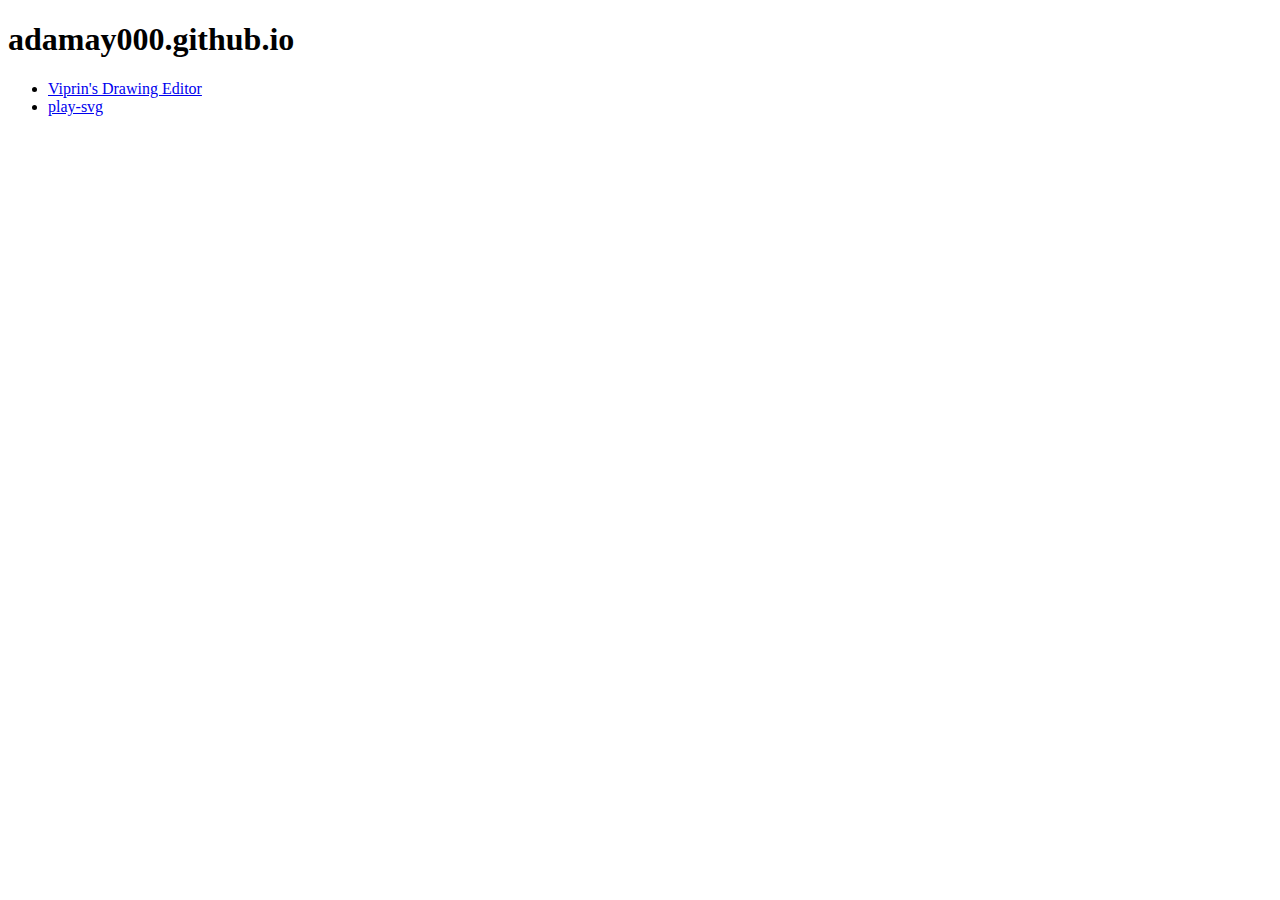
<file: index.html>
<!DOCTYPE html>
<html>
  <head>
    <title>adamay000.github.io</title>
  </head>
  <body>
    <h1>adamay000.github.io</h1>
    <ul>
      <li><a href="./vde">Viprin's Drawing Editor</a>
      <li><a href="./play-svg">play-svg</a>
    </ul>
  </body>
</html>
</file>
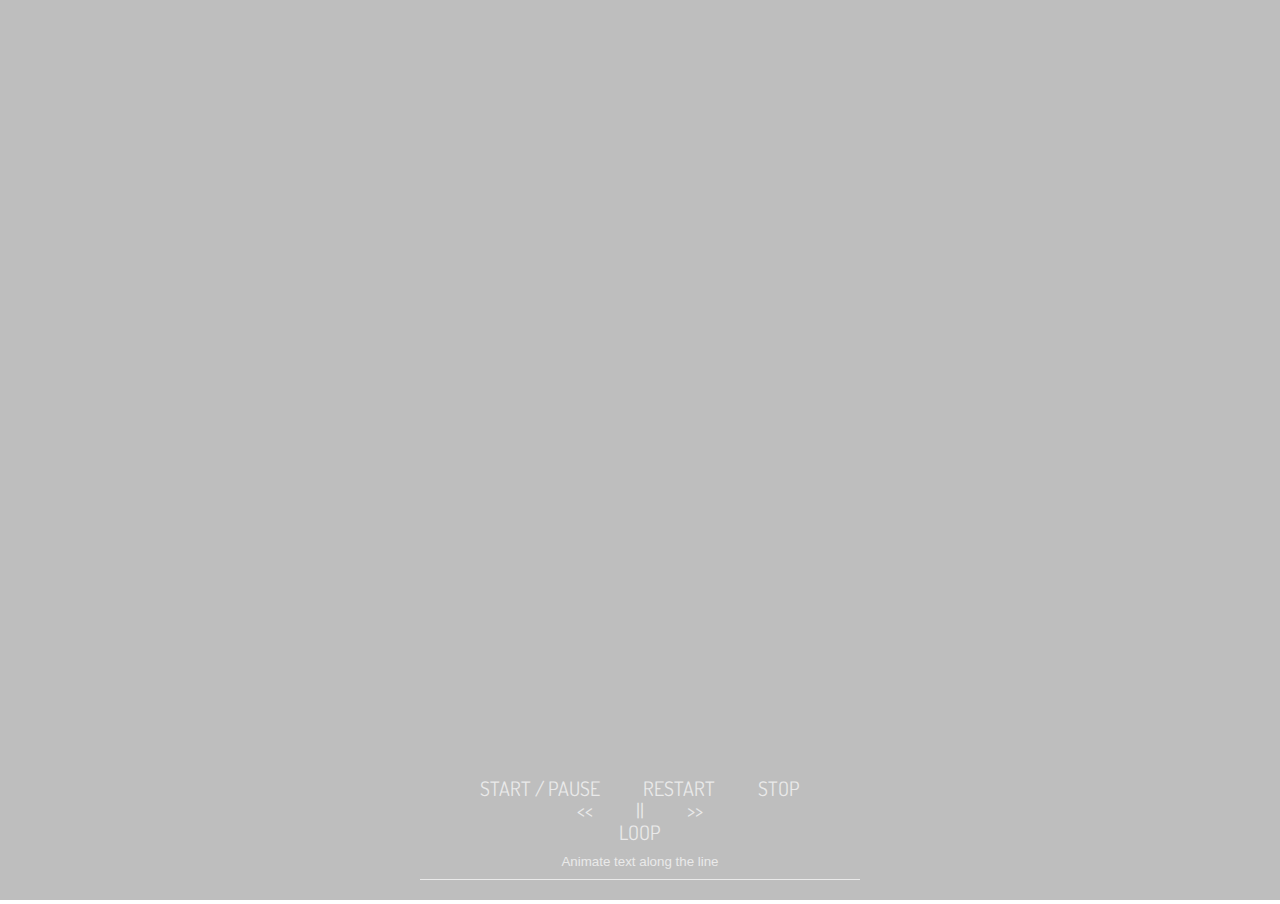
<file: play-svg/index.html>
<!DOCTYPE html>
<html>
<head lang="en">
  <meta charset="UTF-8">
  <title>gulp-template</title>
  <link href='https://fonts.googleapis.com/css?family=Dosis' rel='stylesheet' type='text/css'>
  <link rel="stylesheet" href="./css/main.css">
</head>
<body>

<svg id="svg" xmlns="http://www.w3.org/2000/svg"></svg>

<div class="button">
  <a href="#" id="button-start-pause">START / PAUSE</a>
  <!--<a href="#" id="button-start">START</a>-->
  <!--<a href="#" id="button-pause">PAUSE</a>-->
  <a href="#" id="button-restart">RESTART</a>
  <a href="#" id="button-stop">STOP</a>
  <br>
  <a href="#" id="button-slower">&lt;&lt;</a>
  <a href="#" id="button-normal">||</a>
  <a href="#" id="button-faster">&gt;&gt;</a>
  <br>
  <a href="#" id="button-loop">LOOP</a>
  <br>
  <input type="text" value="Animate text along the line" id="input">
</div>

<script src="./js/main.js"></script>

</body>
</html>
</file>
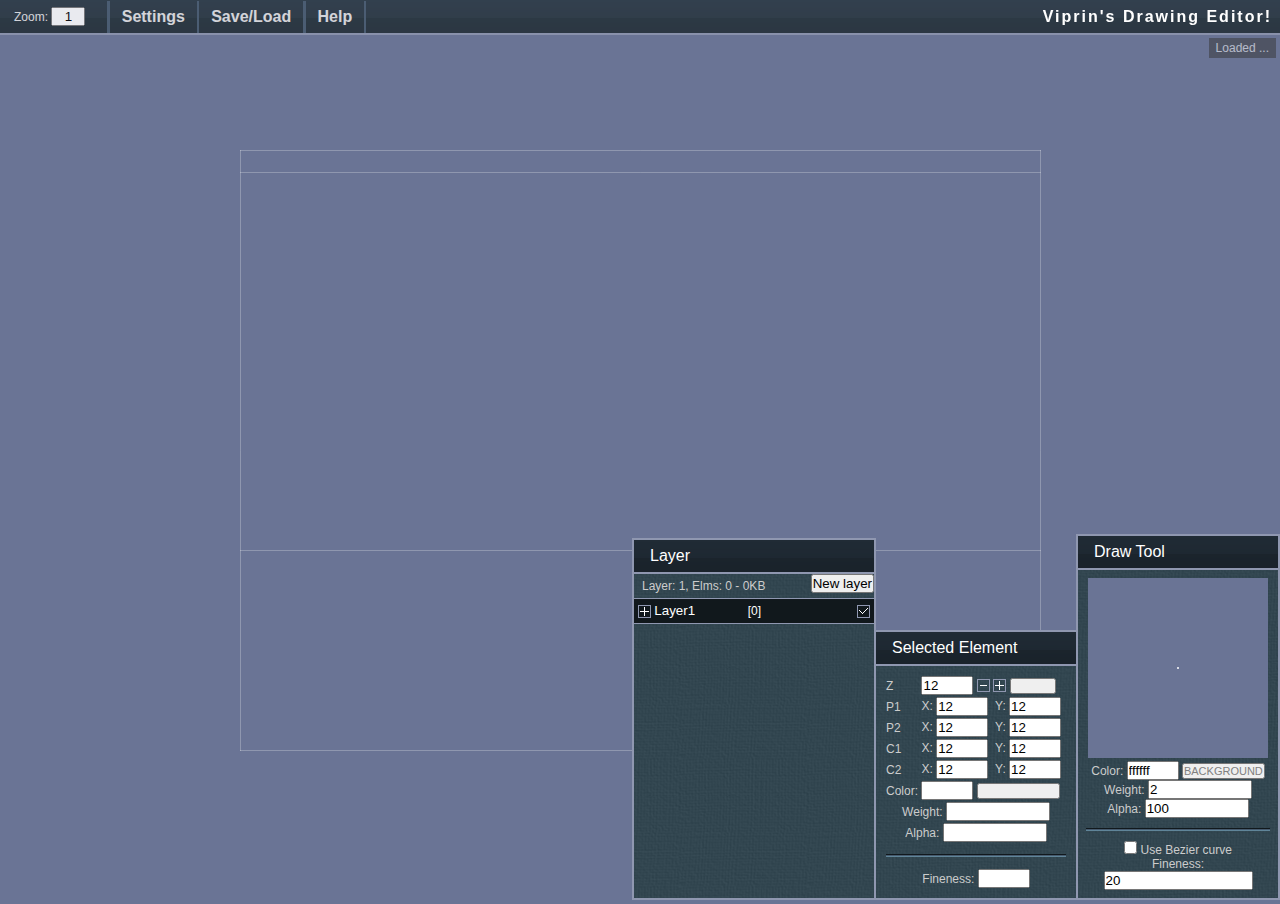
<file: vde/index.html>
<!DOCTYPE html>
<html dir="ltr" lang="ja">
<head>
	<meta charset="utf-8" />
	<title>Viprin's Drawing Editor!</title>
	<link rel="stylesheet" type="text/css" media="screen,projection" href="./common.css" />
	<link rel="stylesheet" href="./colorpicker.css" type="text/css" />
	<script type="text/javascript" src="./jquery.js"></script>
	<script type="text/javascript" src="./jquery.center.js"></script>
	<script type="text/javascript" src="./processing.js"></script>
	<script type="text/javascript" src="./jquery-ui.js"></script>
	<script type="text/javascript" src="./yui-min.js"></script>
	<script type="text/javascript" src="./slider.js"></script>
	<script type="text/javascript" src="./colorpicker.js"></script>
	<script type="text/javascript" src="./draw.js"></script>
</head>
<body>

<header>
	<h1>Viprin's Drawing Editor!</h1>
	<p>Viprin's Drawing Editor is a tool which makes it a bit easier to draw something without editing XML directly.</p>
	<menu type="toolbar">
		<li class="yui3-skin-sam">
			<label for="zoom">Zoom:</label>
			<input id="zoom" value="1.0" name="zoom" size="3" />
			<span class="zoom"></span>
		</li>
		<li>
			<h1>Settings</h1>
			<ul>
				<li id="menuBackground">Background properties</li>
				<li class="group">
					<ul>
						<li>Selectors</li>
						<li id="start" class="on">Show "start cross" [S]</li>
						<li id="middle" class="on">Show "middle cross" [M]</li>
						<li id="end" class="on">Show "end cross" [E]</li>
						<li id="bezier1" class="on">Show "bezier1"</li>
						<li id="bezier2" class="on">Show "bezier2"</li>
					</ul>
				</li>
				<li id="scroll" class="off">Set L="1600"</li>
				<li id="scrollH" class="off">Set H="800"</li>
			</ul>
		</li>
		<li>
			<h1>Save/Load</h1>
			<ul>
				<li id="menuLoad">Load XML</li>
				<li id="menuXML">Generate XML(Recommended)</li>
				<li id="menuXMLcompress">Generate XML with compressing</li>
				<li id="menuXMLcjobjects">Generate XML for cjobjects</li>
			</ul>
		</li>
		<li>
			<h1>Help</h1>
			<ul>
				<li id="menuHelp">Help</li>
				<li id="menuHistory">History</li>
				<li id="menuLog">Changelog</li>
				<li id="menuForum"><a href="http://www.transformice.com/forum/?s=162564" target="_blank">Visit thread on TFM forum</a></li>
			</ul>
		</li>
	</menu>
</header>

<main>
	<p class="loading">Loading scripts...</p>
	<ul>
		<li>You need to have javascript enabled in your browser.</li>
		<li>What is your browser? IE is not recommended.</li>
		<li>Are there any problems? Report them on <a href="http://www.transformice.com/forum/?s=162564" target="_blank">Forum!</a></li>
	</ul>
</main>

<section id="menu">
	<article id="layer" class="draggable">
		<h1>Layer</h1>
		<p id="layerInfo">Layer: 1, Elements: 0</p>
		<button id="addLayer">New layer</button>
		<ul id="layers">
			<li>layer</li>
		</ul>
	</article>
	<article id="selected" class="draggable">
		<h1>Selected Element</h1>
		<table>
			<tr>
				<th>Z</th>
				<td colspan="2"><input type="text" id="selectedZ" /> <img src="./images/tree_off.gif" id="elementOrderDown" alt="-"> <img src="./images/tree_on.gif" id="elementOrderUp" alt="+"> <button class="disable" id="selectedDelete">DELETE</button></td>
			</tr>
			<tr>
				<th>P1</th>
				<td>X: <input type="text" id="selectedX1" /></td>
				<td>Y: <input type="text" id="selectedY1" /></td>
			</tr>
			<tr>
				<th>P2</th>
				<td>X: <input type="text" id="selectedX2" /></td>
				<td>Y: <input type="text" id="selectedY2" /></td>
			</tr>
			<tr>
				<th>C1</th>
				<td>X: <input type="text" id="selectedC1X" /></td>
				<td>Y: <input type="text" id="selectedC1Y" /></td>
			</tr>
			<tr>
				<th>C2</th>
				<td>X: <input type="text" id="selectedC2X" /></td>
				<td>Y: <input type="text" id="selectedC2Y" /></td>
			</tr>
			<tr>
				<th>Color: </th>
				<td colspan="2">
					<input type="text" maxlength="6" size="8" class="cp selected" id="selectedColor" value="" />
					<button class="disable" id="selectedForeground">BACKGROUND</button>
				</td>
			</tr>
			<tr>
				<td colspan="3" class="slider">
					<div class="yui3-skin-sam">
						<label for="selectedWeight">Weight:</label>
						<input id="selectedWeight" value="" name="selectedWeight" size="16" />
						<span class="selectedWeight"></span>
					</div>
				</td>
			</tr>
			<tr>
				<td colspan="3" class="slider">
					<div class="yui3-skin-sam">
						<label for="selectedAlpha">Alpha:</label>
						<input id="selectedAlpha" value="" name="selectedAlpha" size="16" />
						<span class="selectedAlpha"></span>
					</div>
				</td>
			</tr>
			<tr>
				<td colspan="3"><hr /></td>
			</tr>
			<tr>
				<td colspan="3" class="slider">
					<div class="yui3-skin-sam">
						<label for="selectedFineness">Fineness:</label>
						<input id="selectedFineness" value="" name="selectedFineness" size="16" />
						<span class="selectedFineness"></span>
					</div>
				</td>
			</tr>
		</table>
	</article>
	<article id="linetool" class="draggable">
		<h1>Draw Tool</h1>
		<div>
			<canvas id="preview" width="180" height="180"></canvas>
			<p>
			Color: <input type="text" maxlength="6" size="8" class="cp line" id="color" value="ffffff" />
			<button class="off" id="foreground">BACKGROUND</button>
			</p>
			<div class="yui3-skin-sam">
				<label for="weight">Weight:</label>
				<input id="weight" value="2" name="weight" size="16" />
				<span class="weight"></span>
				<br />
				<label for="alpha">Alpha:</label>
				<input id="alpha" value="100" name="alpha" size="16" />
				<span class="alpha"></span>
			</div>
			<hr />
			<input type="checkbox" id="bezier" /> Use Bezier curve<br />
			<div class="yui3-skin-sam">
				<label for="fineness">Fineness:</label>
				<input id="fineness" value="30" name="fineness" size="16" />
				<span class="fineness"></span>
			</div>
		</div>
	</article>
</section>

<section id="popup">
	<article id="background">
		<h1>Background properties</h1>
		<p>You can import an image from WEB or YOUR COMPUTER.</p>
		<dl>
			<dt>Q. Is it possible to show an image in my map?</dt>
			<dd>A. No. This function is to help efficiency of your drawing.</dd>
			<dt>Q. How can I move the image?</dt>
			<dd>A. Drag your mouse with holding "I" key. I + DRAG(LEFT)</dd>
			<dt>Q. It doesn't load the image.</dt>
			<dd>A. Try again. It often fail to load at the first time.</dd>
		</dl>
		<hr />
		<h2>Enter url to import an image from WEB.</h2>
		<p><input type="text" name="image" id="bgImageWeb" size="64" /><button id="backgroundWeb">Load</button></p>
		<br />
		<h2>Choose an image file from YOUR COMPUTER.</h2>
		<p><input type="file" name="image" id="bgImageLocal" size="64" /></p>
		<hr />
		<div class="yui3-skin-sam">
			<label for="imgAlpha">imgAlpha:</label>
			<input id="imgAlpha" value="100" name="imgAlpha" size="16" />
			<span class="imgAlpha"></span>
		</div>
		<div class="yui3-skin-sam">
			<label for="imgZoom">imgZoom:</label>
			<input id="imgZoom" value="1.0" name="imgZoom" size="16" />
			<span class="imgZoom"></span>
		</div>
		<p>Do you want to show an image on your drawing?:<br /><button id="imgForeground" class="off">BACKGROUND</button></p>
		<br />
		<p>BackgroundColor: <input type="text" maxlength="6" size="8" class="cp backgroundColor" id="backgroundColor" value="6a7495" /> (Transformice default color is #6a7495)</p>
	</article>
	<article id="history">
		<h1>History</h1>
		<p>You can UNDO/REDO your previous actions below.</p>
		<dl class="row">
			<dt>UNDO</dt>
			<dd>Z key</dd>
			<dt>REDO</dt>
			<dd>Y key</dd>
		</dl>
		<hr />
		<ul>
			<li>History</li>
		</ul>
	</article>
	<article id="xml">
		<h1 id="xmlTitle">Generate XML</h1>
		<p>That's simple. Copy-Paste the XML below to tfm editor.</p>
		<dl>
			<dt>Q. I can't load xml in tfm editor. It says 'This map is invalid'.</dt>
			<dd>A. Your XML is too long to load. 20KB is the limit tfm can load. You need to reduce some lines.</dd>
			<dt>Q. Nothing is shown when I load my XML. What's wrong?</dt>
			<dd>A. You should play the map. Your drawing is not shown in edit screen. Also, your map needs to have 1 ground at least.</dd>
			<dt>Q. What are those strange tags such as VL and VC?</dt>
			<dd>A. They include layer/curve data. You can remove them when you load your XML in tfm editor. However you can't load your XML in this editor without them.</dd>
		</dl>
		<hr />
		<p id="xmlCaution">&nbsp;</p>
		<textarea id="xmlText" wrap="hard"></textarea>
		<button id="xmlSelect">Select</button>
	</article>
	<article id="load">
		<h1>Load</h1>
		<p>It only loads JD tags and unique tags used in this editor. Other tags such as JPL will be ignored(including M1 and M2 attributes).</p>
		<hr />
		<textarea id="xmlLoad"></textarea>
		<button id="xmlLoadButton">Load</button>
	</article>
	<article id="log">
		<h1>Changelog</h1>
		<dl>
			<dt>18/06/14 - Version 1.4.6</dt>
			<dd>Fixed the guideline for H="800".</dd>
			<dt>17/04/14 - Version 1.4.5</dt>
			<dd>Efficiency/Bug-fix update.</dd>
			<dd>Fixed Undo/Redo is broken after loading XML.</dd>
			<dd>Capacity is now shown in layer window.</dd>
			<dt>08/04/14 - Version 1.4.4</dt>
			<dd>Added vertical scroll option.</dd>
			<dt>11/02/13 - Version 1.4.3</dt>
			<dd>Added "Generate XML for cjobjects".</dd>
			<dt>11/02/13 - Version 1.4.2</dt>
			<dd>Improved compressing function.</dd>
			<dt>09/02/13 - Version 1.4.1</dt>
			<dd>Fixed "flip layer" doesn't work properly for curve.</dd>
			<dt>09/02/13 - Version 1.4.0</dt>
			<dd>Added layer related functions. Copy/Merge/Flip/Move are now available.</dd>
			<dd>Fixed a bug.</dd>
			<dt>08/02/13 - Version 1.3.6</dt>
			<dd>Fixed some bugs.</dd>
			<dt>02/02/13 - Version 1.3.5</dt>
			<dd>Added a property that you can show an image in front.</dd>
			<dd>Fixed keypress problems.</dd>
			<dt>30/01/13 - Version 1.3.4</dt>
			<dd>You are now able to change Z value of elements from input box.</dd>
			<dt>06/01/13 - Version 1.3.3</dt>
			<dd>Improved loading function.</dd>
			<dt>06/01/13 - Version 1.3.2</dt>
			<dd>Added imzZoom.</dd>
			<dt>05/01/13 - Version 1.3.1</dt>
			<dd>Fixed it can't load an image from local.</dd>
			<dt>05/01/13 - Version 1.3.0</dt>
			<dd>Added "Background properties".</dd>
			<dd>Added Undo(Z key) and Redo(Y key).</dd>
			<dd>Changed layout.</dd>
			<dd>Changed a lot of small things.</dd>
			<dd>Fixed keypress problem.</dd>
			<dt>27/12/12 - Version 1.2.6</dt>
			<dd>Fixed a bug.</dd>
			<dt>22/12/12 - Version 1.2.5</dt>
			<dd>Added Copy(C key) and Paste(V key).</dd>
			<dd>Added scroll option.</dd>
			<dt>21/12/12 - Version 1.2.4</dt>
			<dd>Fixed layer related problem.</dd>
			<dt>20/12/12 - Version 1.2.3</dt>
			<dd>Fixed curve related problems.</dd>
			<dd>Changed the limit of fineness to 30 from 120.</dd>
			<dd>Added "Generate min XML". You can't load the xml in this editor when you choose this.</dd>
			<dt>19/12/12 - Version 1.2.2</dt>
			<dd>Fixed "SPACE + DRAG".</dd>
			<dt>19/12/12 - Version 1.2.1</dt>
			<dd>Capacity is shown at the left top when it generates XML.</dd>
			<dt>19/12/12 - Version 1.2.0</dt>
			<dd>Added "curve tool"! You can draw curve by using bezier.</dd>
			<dd>Fixed "some window cannot be placed on other window".</dd>
			<dt>18/12/12 - Version 1.1.1</dt>
			<dd>Fixed an error.</dd>
			<dt>18/12/12 - Version 1.1.0</dt>
			<dd>Added "Zoom".</dd>
			<dt>17/12/12 - Version 1.0.1</dt>
			<dd>Fixed color selecting problem.</dd>
			<dt>17/12/12 - Version 1.0.0</dt>
			<dd>Added "Selected Element". You can edit the line now!</dd>
			<dt>16/12/12 - Version 0.9.1</dt>
			<dd>Fixed "Generate XML".</dd>
			<dt>16/12/12 - Version 0.9.0</dt>
			<dd>Added "Layer".</dd>
			<dt>15/12/12 - Version 0.8.2</dt>
			<dd>Changed some stuffs.</dd>
			<dt>12/12/12 - Version 0.8.1</dt>
			<dd>Fixed "can't load alpha" problem.</dd>
			<dt>11/12/12 - Version 0.8.0</dt>
			<dd>Added line tool, loading function.</dd>
			<dt>10/12/12 - Version 0.7.0</dt>
			<dd>Prereleased.</dd>
		</dl>
	</article>
	<article id="help">
		<h1>Help</h1>
		<p>Viprin's Drawing Editor helps you make a map in <a href="http://www.transformice.com/" target="_blank">Transformice</a>!</p>
		<hr />
		<h2>How to use</h2>
		<p>There's tutorial video how to use this editor. Thank you very much Impuredeath for his time and help!</p>
		<div style="padding: 16px;"><iframe width="640" height="360" src="http://www.youtube.com/embed/uVsxE0Ljq3Q?feature=player_detailpage" frameborder="0" allowfullscreen></iframe></div>
		<hr />
		<h2>Tips</h2>
		<ul>
			<li>There's no auto-save function. You are better to save by your self diligently.</li>
			<li>There's a limit size of the XML Transformice can load.</li>
			<li>Bezier curve spends much of your XML capacity. 1 curve with Fineness=30 equals to 10 straight lines.</li>
			<li>There are some shortcut keys. They are listed hereunder.</li>
			<li>Right-click the layer name opens layer related functions.</li>
		</ul>
		<hr />
		<h2>FAQ</h2>
		<dl>
			<dt>Q. What is possible with this editor?</dt>
			<dd>A. It helps you make a graphical map. With this editor, you don't have to edit XML directly to draw something. However, this editor doesn't convert image to XML automatically, so you need to draw everything by yourself. Of course, there are some functions which make it efficiency.</dd>
			<dt>Q. Crosses are in the way. Can I remove them?</dt>
			<dd>A. Yes. Open "Settings" in the top of screen, then click "Show xxx cross".</dd>
			<dt>Q. I want to draw on the outside. How can I move canvas?</dt>
			<dd>A. You can move canvas by dragging with holding SPACE key. SPACE + DRAG(LEFT)</dd>
			<dt>Q. What is layer?</dt>
			<dd>A. Layer is a group of lines. You can manage your lines together. And you can move/copy/flip layer by right-clicking the layer name.</dd>
			<dt>Q. How can I color my drawing?</dt>
			<dd>A. You need to fill up by using thick lines. There's no bucket.</dd>
			<dt>Q. How can I make moveable art?</dt>
			<dd>A. Right-click the layer name, and choose Z value, then click "Link". <a href="./images/howtoconnect.gif" target="_blank">This image might help you</a>.</dd>
			<dt>Q. How can I make touchable art?</dt>
			<dd>A. You need to add invisible grounds manually.</dd>
			<dt>Q. I want to move whole arts/grounds.</dt>
			<dd>A. <a href="./move/" target="_blank">Here's another tool I made an age ago.</a></dd>
			<dt>Q. My art is shown behind the ground. How can I fix it?</dt>
			<dd>A. Make your lines as "foreground". There are buttons which can toggle foreground/background.</dd>
		</dl>
		<hr />
		<h2>Actions</h2>
		<dl>
			<dt>Drag(LEFT)</dt>
			<dd>Draw new line.</dd>
			<dt>SPACE + Drag(LEFT)</dt>
			<dd>Move canvas.</dd>
			<dt>R, ESC</dt>
			<dd>Reset canvas place.</dd>
			<dt>D, DELETE</dt>
			<dd>Delete an element.</dd>
			<dt>C</dt>
			<dd>Copy an element.</dd>
			<dt>V</dt>
			<dd>Paste an element.</dd>
			<dt>Z</dt>
			<dd>Undo.</dd>
			<dt>Y</dt>
			<dd>Redo.</dd>
			<dt>LEFT, UP, RIGHT, DOWN</dt>
			<dd>Move an element to each direction.</dd>
			<dt>I + DRAG(LEFT)</dt>
			<dd>Move the image.</dd>
			<dt>S, M, E</dt>
			<dd>Toggle selecter.</dd>
		</dl>
		<hr />
		<h2>Last</h2>
		<p>If you have questions, feel free to ask it in <a href="http://www.transformice.com/forum/?s=162564" target="_blank">here</a>. Bug reports are also welcome.</p>
		<p style="margin-bottom: 32px;">I'm grateful to everybody who has helped me.</p>
	</article>
</section>

<script>
  (function(i,s,o,g,r,a,m){i['GoogleAnalyticsObject']=r;i[r]=i[r]||function(){
  (i[r].q=i[r].q||[]).push(arguments)},i[r].l=1*new Date();a=s.createElement(o),
  m=s.getElementsByTagName(o)[0];a.async=1;a.src=g;m.parentNode.insertBefore(a,m)
  })(window,document,'script','//www.google-analytics.com/analytics.js','ga');

  ga('create', 'UA-36969202-1', 'auto');
  ga('send', 'pageview');

  </script>

</body>
</html>
</file>
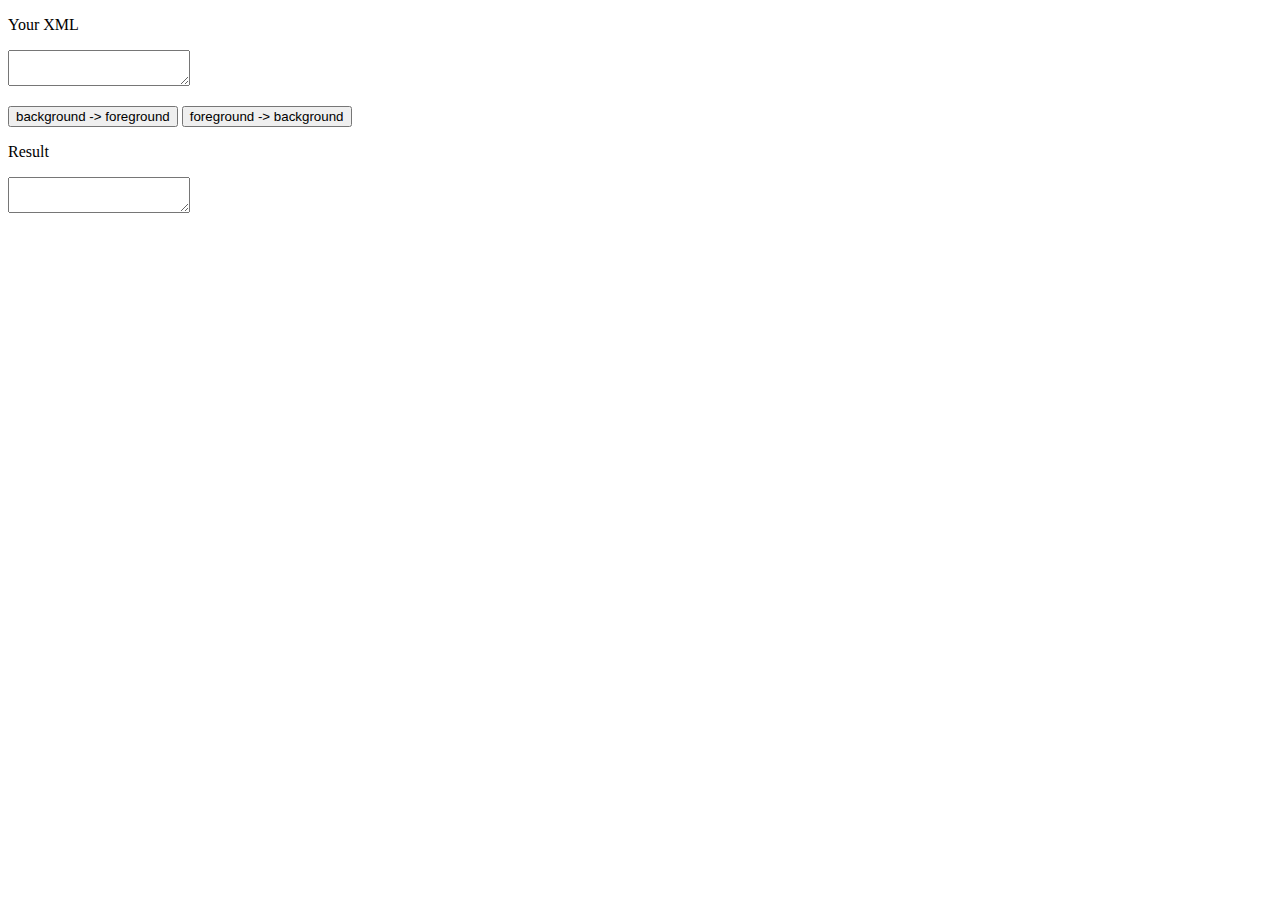
<file: vde/cnv.html>
<!DOCTYPE html>
<html lang="ja">
<head>
	<meta charset="utf-8">
	<title>a</title>
</head>
<body>

<p>Your XML</p>
<textarea id="a"></textarea>
<p>
<input type="submit" id="c" value="background -&gt; foreground" />
<input type="submit" id="d" value="foreground -&gt; background" />
</p>
<p>Result</p>
<textarea id="b"></textarea>
<script type="text/javascript">
var $ = function(t){ return document.getElementById(t); };
var a = $('a');
var b = $('b');
var c = $('c');
var d = $('d');
c.onclick = function(){
	b.value = a.value.split(',0"/>').join(',1"/>');
};
d.onclick = function(){
	b.value = a.value.split(',1"/>').join(',0"/>');
};
</script>

<script>
  (function(i,s,o,g,r,a,m){i['GoogleAnalyticsObject']=r;i[r]=i[r]||function(){
  (i[r].q=i[r].q||[]).push(arguments)},i[r].l=1*new Date();a=s.createElement(o),
  m=s.getElementsByTagName(o)[0];a.async=1;a.src=g;m.parentNode.insertBefore(a,m)
  })(window,document,'script','//www.google-analytics.com/analytics.js','ga');

  ga('create', 'UA-36969202-1', 'auto');
  ga('send', 'pageview');

  </script>
</body>
</html>
</file>
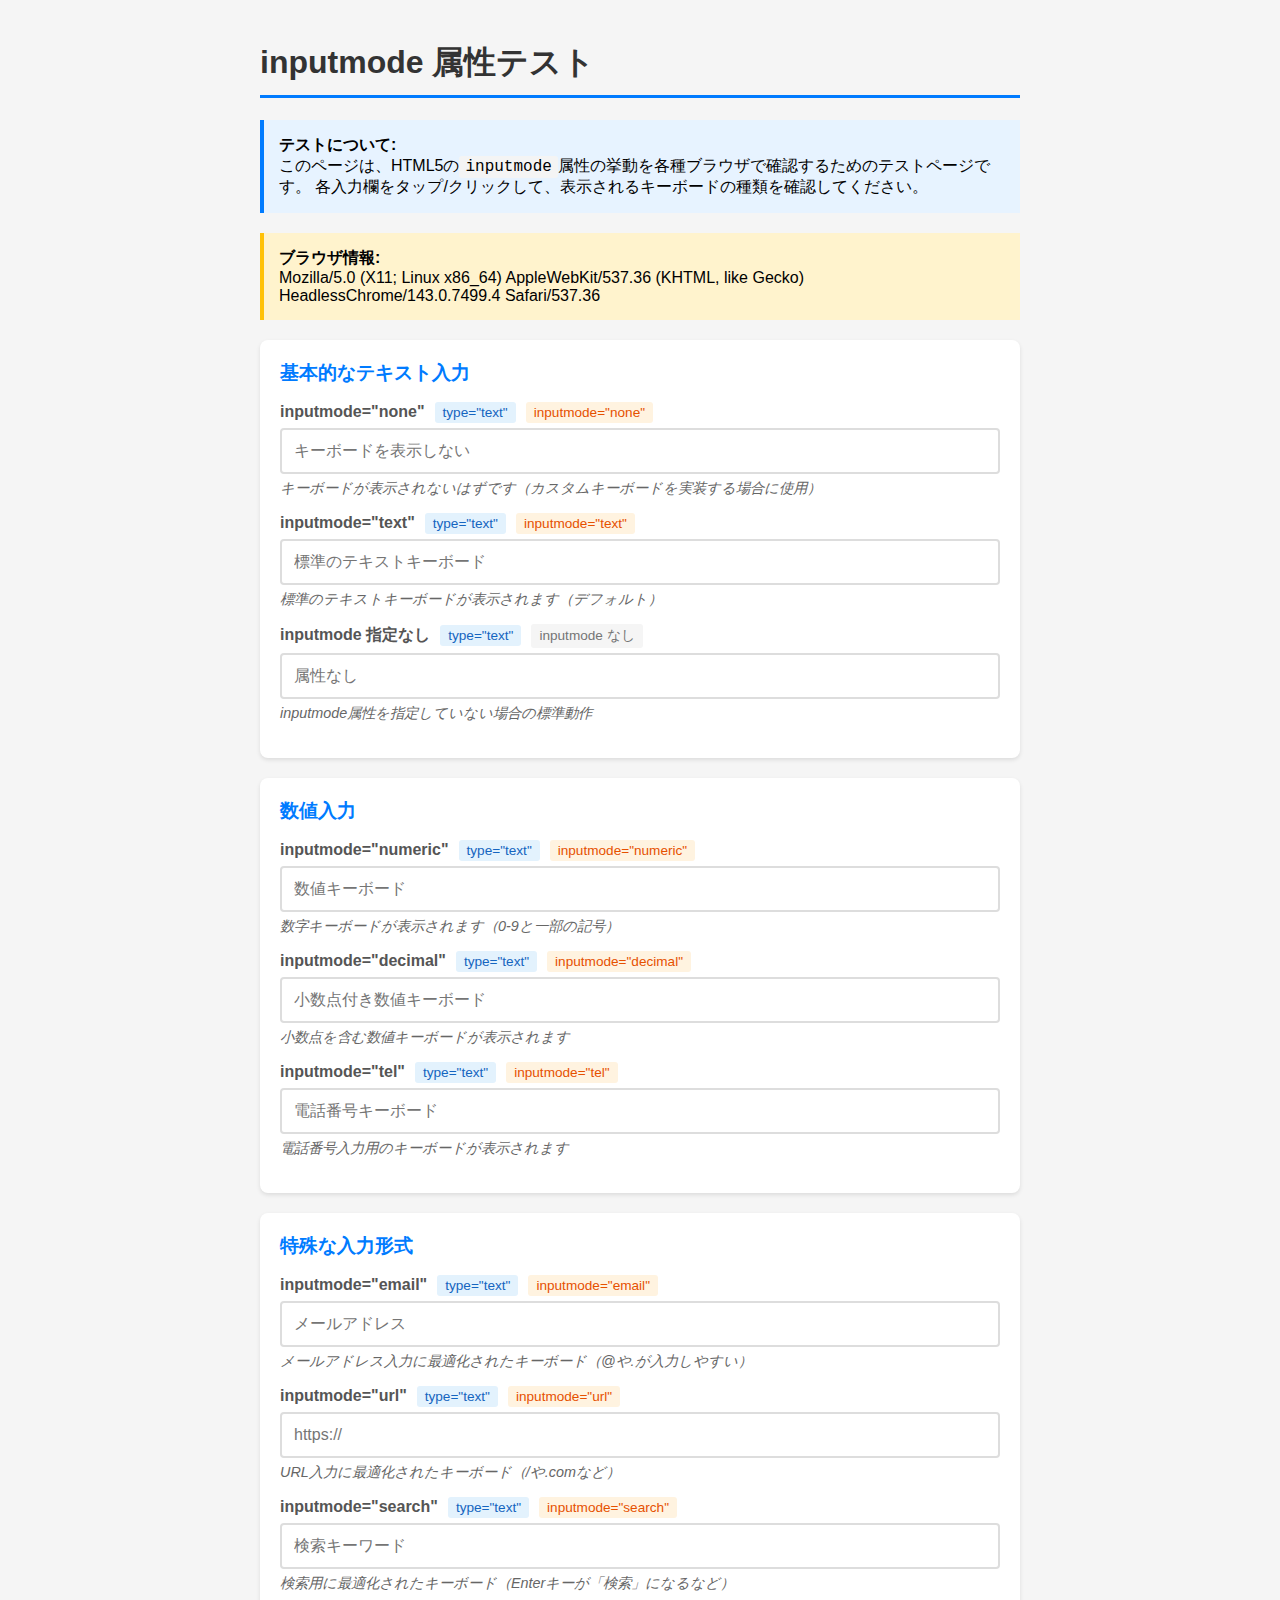
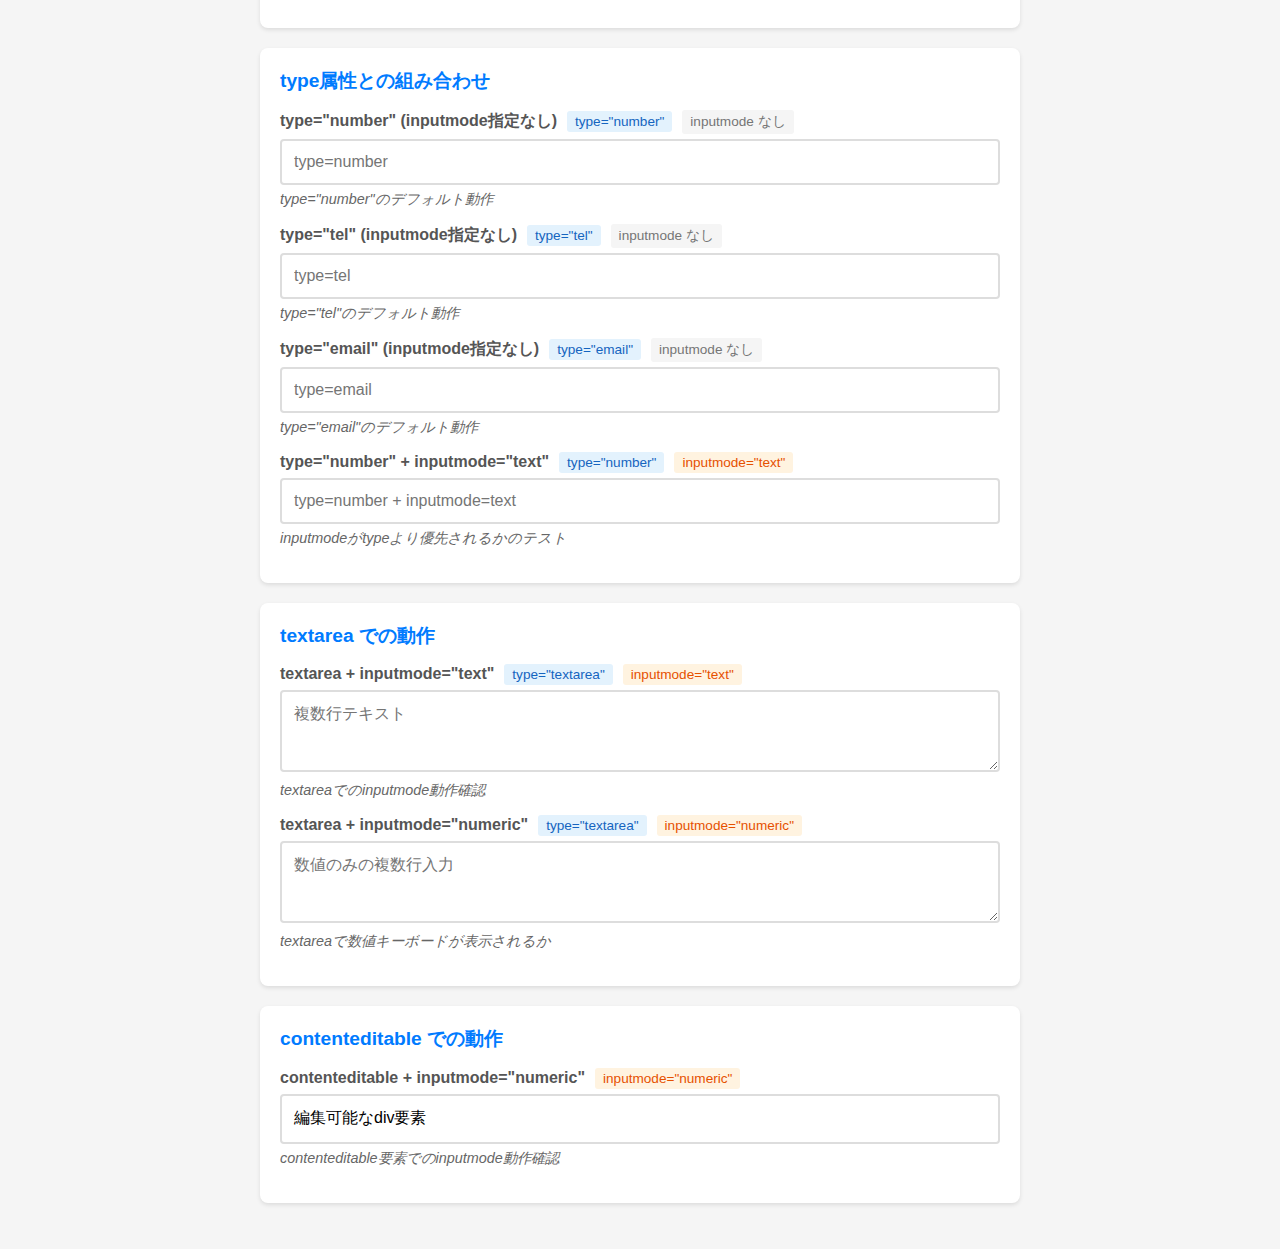
<file: playground/browsertest/inputmode.html>
<!DOCTYPE html>
<html lang="ja">
<head>
    <meta charset="UTF-8">
    <meta name="viewport" content="width=device-width, initial-scale=1.0">
    <title>inputmode 属性テスト</title>
    <style>
        * {
            box-sizing: border-box;
        }
        body {
            font-family: -apple-system, BlinkMacSystemFont, 'Segoe UI', Roboto, 'Helvetica Neue', Arial, sans-serif;
            max-width: 800px;
            margin: 0 auto;
            padding: 20px;
            background: #f5f5f5;
        }
        h1 {
            color: #333;
            border-bottom: 3px solid #007bff;
            padding-bottom: 10px;
        }
        .test-section {
            background: white;
            border-radius: 8px;
            padding: 20px;
            margin-bottom: 20px;
            box-shadow: 0 2px 4px rgba(0,0,0,0.1);
        }
        .test-section h2 {
            margin-top: 0;
            color: #007bff;
            font-size: 1.2em;
        }
        .test-item {
            margin-bottom: 15px;
        }
        label {
            display: block;
            font-weight: bold;
            margin-bottom: 5px;
            color: #555;
        }
        .attributes {
            display: inline-block;
            background: #e8f5e9;
            color: #2e7d32;
            padding: 3px 8px;
            border-radius: 3px;
            font-size: 0.85em;
            font-weight: normal;
            margin-left: 10px;
        }
        .attr-type {
            background: #e3f2fd;
            color: #1565c0;
        }
        .attr-inputmode {
            background: #fff3e0;
            color: #e65100;
        }
        input, textarea {
            width: 100%;
            padding: 12px;
            font-size: 16px;
            border: 2px solid #ddd;
            border-radius: 4px;
            transition: border-color 0.3s;
        }
        input:focus, textarea:focus {
            outline: none;
            border-color: #007bff;
        }
        .description {
            font-size: 0.9em;
            color: #666;
            margin-top: 5px;
            font-style: italic;
        }
        .info-box {
            background: #e7f3ff;
            border-left: 4px solid #007bff;
            padding: 15px;
            margin-bottom: 20px;
        }
        .browser-info {
            background: #fff3cd;
            border-left: 4px solid #ffc107;
            padding: 15px;
            margin-bottom: 20px;
        }
        code {
            background: #f4f4f4;
            padding: 2px 6px;
            border-radius: 3px;
            font-family: 'Courier New', monospace;
        }
    </style>
</head>
<body>
    <h1>inputmode 属性テスト</h1>
    
    <div class="info-box">
        <strong>テストについて:</strong><br>
        このページは、HTML5の<code>inputmode</code>属性の挙動を各種ブラウザで確認するためのテストページです。
        各入力欄をタップ/クリックして、表示されるキーボードの種類を確認してください。
    </div>

    <div class="browser-info">
        <strong>ブラウザ情報:</strong><br>
        <span id="userAgent"></span>
    </div>

    <div class="test-section">
        <h2>基本的なテキスト入力</h2>
        
        <div class="test-item">
            <label for="none">inputmode="none"</label>
            <input type="text" id="none" inputmode="none" placeholder="キーボードを表示しない">
            <div class="description">キーボードが表示されないはずです（カスタムキーボードを実装する場合に使用）</div>
        </div>

        <div class="test-item">
            <label for="text">inputmode="text"</label>
            <input type="text" id="text" inputmode="text" placeholder="標準のテキストキーボード">
            <div class="description">標準のテキストキーボードが表示されます（デフォルト）</div>
        </div>

        <div class="test-item">
            <label for="no-inputmode">inputmode 指定なし</label>
            <input type="text" id="no-inputmode" placeholder="属性なし">
            <div class="description">inputmode属性を指定していない場合の標準動作</div>
        </div>
    </div>

    <div class="test-section">
        <h2>数値入力</h2>
        
        <div class="test-item">
            <label for="numeric">inputmode="numeric"</label>
            <input type="text" id="numeric" inputmode="numeric" placeholder="数値キーボード">
            <div class="description">数字キーボードが表示されます（0-9と一部の記号）</div>
        </div>

        <div class="test-item">
            <label for="decimal">inputmode="decimal"</label>
            <input type="text" id="decimal" inputmode="decimal" placeholder="小数点付き数値キーボード">
            <div class="description">小数点を含む数値キーボードが表示されます</div>
        </div>

        <div class="test-item">
            <label for="tel">inputmode="tel"</label>
            <input type="text" id="tel" inputmode="tel" placeholder="電話番号キーボード">
            <div class="description">電話番号入力用のキーボードが表示されます</div>
        </div>
    </div>

    <div class="test-section">
        <h2>特殊な入力形式</h2>
        
        <div class="test-item">
            <label for="email">inputmode="email"</label>
            <input type="text" id="email" inputmode="email" placeholder="メールアドレス">
            <div class="description">メールアドレス入力に最適化されたキーボード（@や.が入力しやすい）</div>
        </div>

        <div class="test-item">
            <label for="url">inputmode="url"</label>
            <input type="text" id="url" inputmode="url" placeholder="https://">
            <div class="description">URL入力に最適化されたキーボード（/や.comなど）</div>
        </div>

        <div class="test-item">
            <label for="search">inputmode="search"</label>
            <input type="text" id="search" inputmode="search" placeholder="検索キーワード">
            <div class="description">検索用に最適化されたキーボード（Enterキーが「検索」になるなど）</div>
        </div>
    </div>

    <div class="test-section">
        <h2>type属性との組み合わせ</h2>
        
        <div class="test-item">
            <label for="type-number">type="number" (inputmode指定なし)</label>
            <input type="number" id="type-number" placeholder="type=number">
            <div class="description">type="number"のデフォルト動作</div>
        </div>

        <div class="test-item">
            <label for="type-tel">type="tel" (inputmode指定なし)</label>
            <input type="tel" id="type-tel" placeholder="type=tel">
            <div class="description">type="tel"のデフォルト動作</div>
        </div>

        <div class="test-item">
            <label for="type-email">type="email" (inputmode指定なし)</label>
            <input type="email" id="type-email" placeholder="type=email">
            <div class="description">type="email"のデフォルト動作</div>
        </div>

        <div class="test-item">
            <label for="type-number-text">type="number" + inputmode="text"</label>
            <input type="number" id="type-number-text" inputmode="text" placeholder="type=number + inputmode=text">
            <div class="description">inputmodeがtypeより優先されるかのテスト</div>
        </div>
    </div>

    <div class="test-section">
        <h2>textarea での動作</h2>
        
        <div class="test-item">
            <label for="textarea-text">textarea + inputmode="text"</label>
            <textarea id="textarea-text" inputmode="text" rows="3" placeholder="複数行テキスト"></textarea>
            <div class="description">textareaでのinputmode動作確認</div>
        </div>

        <div class="test-item">
            <label for="textarea-numeric">textarea + inputmode="numeric"</label>
            <textarea id="textarea-numeric" inputmode="numeric" rows="3" placeholder="数値のみの複数行入力"></textarea>
            <div class="description">textareaで数値キーボードが表示されるか</div>
        </div>
    </div>

    <div class="test-section">
        <h2>contenteditable での動作</h2>
        
        <div class="test-item">
            <label>contenteditable + inputmode="numeric"</label>
            <div contenteditable="true" inputmode="numeric" style="border: 2px solid #ddd; padding: 12px; border-radius: 4px; min-height: 50px;">
                編集可能なdiv要素
            </div>
            <div class="description">contenteditable要素でのinputmode動作確認</div>
        </div>
    </div>

    <script>
        // ブラウザ情報を表示
        document.getElementById('userAgent').textContent = navigator.userAgent;

        // 各入力欄に属性情報を表示
        function displayAttributes() {
            const inputs = document.querySelectorAll('input, textarea, [contenteditable]');
            inputs.forEach(input => {
                const label = input.previousElementSibling;
                if (label && label.tagName === 'LABEL') {
                    // 既存の属性表示を削除
                    const existingAttrs = label.querySelectorAll('.attributes');
                    existingAttrs.forEach(attr => attr.remove());
                    
                    // type属性の表示（全てのtypeを表示）
                    const typeAttr = input.type;
                    if (typeAttr) {
                        const typeSpan = document.createElement('span');
                        typeSpan.className = 'attributes attr-type';
                        typeSpan.textContent = `type="${typeAttr}"`;
                        label.appendChild(typeSpan);
                    }
                    
                    // inputmode属性の表示
                    const inputmodeAttr = input.getAttribute('inputmode');
                    if (inputmodeAttr) {
                        const inputmodeSpan = document.createElement('span');
                        inputmodeSpan.className = 'attributes attr-inputmode';
                        inputmodeSpan.textContent = `inputmode="${inputmodeAttr}"`;
                        label.appendChild(inputmodeSpan);
                    } else {
                        // inputmode属性がない場合
                        const noneSpan = document.createElement('span');
                        noneSpan.className = 'attributes';
                        noneSpan.textContent = 'inputmode なし';
                        noneSpan.style.background = '#f5f5f5';
                        noneSpan.style.color = '#757575';
                        label.appendChild(noneSpan);
                    }
                } else if (input.hasAttribute('contenteditable')) {
                    // contenteditable要素の場合
                    const prevLabel = input.previousElementSibling;
                    if (prevLabel && prevLabel.tagName === 'LABEL') {
                        const existingAttrs = prevLabel.querySelectorAll('.attributes');
                        existingAttrs.forEach(attr => attr.remove());
                        
                        const ceSpan = document.createElement('span');
                        ceSpan.className = 'attributes';
                        ceSpan.style.background = '#fce4ec';
                        ceSpan.style.color = '#c2185b';
                        ceSpan.textContent = 'contenteditable="true"';
                        prevLabel.appendChild(ceSpan);
                        
                        const inputmodeAttr = input.getAttribute('inputmode');
                        if (inputmodeAttr) {
                            const inputmodeSpan = document.createElement('span');
                            inputmodeSpan.className = 'attributes attr-inputmode';
                            inputmodeSpan.textContent = `inputmode="${inputmodeAttr}"`;
                            prevLabel.appendChild(inputmodeSpan);
                        }
                    }
                }
            });
        }

        // ページ読み込み時に属性を表示
        displayAttributes();

        // フォーカス時のログ
        const inputs = document.querySelectorAll('input, textarea, [contenteditable]');
        inputs.forEach(input => {
            input.addEventListener('focus', function() {
                console.log('Focus:', {
                    id: this.id || 'contenteditable',
                    inputmode: this.getAttribute('inputmode'),
                    type: this.type || 'contenteditable'
                });
            });
        });

        // 入力値のログ
        inputs.forEach(input => {
            input.addEventListener('input', function() {
                console.log('Input:', {
                    id: this.id || 'contenteditable',
                    value: this.value || this.textContent
                });
            });
        });
    </script>
</body>
</html>
</file>
<file: play-svg/css/main.css>
body {
  margin: 0;
  font-family: 'Dosis', sans-serif; }

svg {
  background: #bebebe; }
  svg text {
    fill: #fff; }

.button {
  position: absolute;
  bottom: 20px;
  width: 100%;
  text-align: center; }
  .button a {
    display: inline-block;
    margin: 0 20px;
    font-size: 20px;
    line-height: 20px;
    text-decoration: none;
    color: #eaeaea; }
    .button a:hover {
      color: #ffffff; }
    .button a.off {
      text-decoration: line-through; }
  .button input {
    width: 400px;
    border: 0;
    border-bottom: 1px #eaeaea solid;
    padding: 10px 20px;
    background: #bebebe;
    text-align: center;
    outline: 0;
    color: #eaeaea; }
</file>
<file: vde/common.css>
@charset "utf-8";

* {
	margin: 0;
	padding: 0;
}
html {
	width: 100%;
	height: 100%;
}
body {
	width: 100%;
	height: 100%;
	position: relative;
	background: #6a7495;
	text-align: center;
	font-family: Arial, Verdana;
	overflow: hidden;
}
ul {
	list-style-type: none;
}
a {
	color: #cccccc;
}

header {
	position: relative;
}
header > h1 {
	position: absolute;
	z-index: 2;
	top: 0;
	right: 0;
	padding-right: 8px;
	font-size: 16px;
	line-height: 34px;
	letter-spacing: 2px;
	color: #ffffff;
}
header > h1 + p {
	height: 1em;
	margin-bottom: -1em;
	text-indent: 100%;
	white-space: nowrap;
	overflow: hidden;
}
menu {
	position: absolute;
	z-index: 1;
	top: 0;
	left: 0;
	opacity: 0.85;
	width: 100%;
	background: url(./images/bg_shadow.png) 0 0 repeat #293842;
	border-bottom: 2px #8f97b0 solid;
	vertical-align: middle;
	line-height: 32px;
	font-size: 12px;
	color: #e5e5e5;
	text-align: left;
}
menu > li:first-child {
	position: relative;
	z-index: 3;
	display: inline-block;
	padding: 0 17px;
}
menu input {
	width: 30px;
	text-align: center;
	margin-right: 5px;
}
menu > li {
	position: relative;
	z-index: 3;
	display: inline-block;
	margin-left: -5px;
	border-left: 2px #465a6e solid;
	border-right: 2px #465a6e solid;
	vertical-align: middle;
	height: 32px;
	cursor: pointer;
}
menu h1 {
	padding: 0 12px;
	font-size: 16px;
}
menu > li > ul {
	display: none;
	position: absolute;
	top: 32px;
	background: url(./images/bg_field.png) 0 0 repeat #324650;
	border: 2px #465a6e solid;
	white-space: nowrap;
}
menu > li > ul > li,
menu > li > ul > li.group li:first-child {
	background: url("./images/arrow.gif") 5px center no-repeat;
	padding: 3px 9px 3px 21px;
	text-align: left;
	color: #ffffff;
}
menu > li > ul > li.group li:first-child {
	background-color: #293842;
	background-color: rgba(41, 56, 66, 0.5) !important;
}
menu > li > ul li:hover {
	background-color: #3c505f;
	background-color: rgba(255, 255, 255, 0.1) !important;
}
menu > li > ul > li.group {
	background: url(./images/bg_field.png) 0 0 repeat #324650;
	padding: 0;
	border-bottom: 1px #293842 solid;
}
menu > li > ul > li.group li:hover:first-child {
	background-image: url("./images/arrow.gif") 5px center no-repeat !important;
	background-image: url(./images/bg_field.png) 0 0 repeat !important;
}
menu > li > ul > li.group li {
	padding: 3px 9px 3px 42px;
}
menu > li li#start,
menu > li li#end {
	background: url("./images/cross_yellow.gif") 21px center no-repeat;
}
menu > li li#middle {
	background: url("./images/cross_blue.gif") 21px center no-repeat;
}
menu > li li#target {
	background: url("./images/cross_target.gif") 21px center no-repeat;
}
menu > li li#bezier1,
menu > li li#bezier2 {
	background: url("./images/cross_green.gif") 21px center no-repeat;
}
menu > li li li:hover {
	background-color: #3c505f;
	background-color: rgba(255, 255, 255, 0.1) !important;
}
menu > li li.off {
	color: #808080;
}
menu > li a {
	text-decoration: none;
	color: #ffffff;
}
div#menu2 {
	position: absolute;
	width: 200px;
	background: url(./images/bg_field.png) 0 0 repeat #324650;
	border-left: 2px #8f97b0 solid;
	border-top: 2px #8f97b0 solid;
	bottom: 0;
	right: 0;
	font-size: 12px;
	color: #cccccc;
}



main {
	position: relative;
}
main p {
	margin-top: 60px;
}
main .loading {
	padding: 40px;
	background: url(./images/loading.gif) center 60px no-repeat;
	line-height: 20px;
	font-size: 12px;
	font-weight: bold;
	color: #8f97b0;
}
main ul {
	position: relative;
	left: 50%;
	width: 400px;
	margin-left: -200px;
	list-style-type: circle;
	text-align: left;
	color: #ffffff;
}





#popuplayer {
	display: none;
	width: 100%;
	height: 100%;
	background: #202b35;
	opacity: 0.4;
	position: fixed;
	top: 0;
	left: 0;
	z-index: 9998;
	cursor: pointer;
	text-indent: 100%;
	white-space: nowrap;
	overflow: hidden;
}
#popup article {
	display: none;
	position: fixed;
	z-index: 9999;
	width: 800px;
	height: 600px;
	background: url(./images/bg_field.png) 0 0 repeat #324650;
	opacity: 0.9;
	border: 2px #8f97b0 solid;
	vertical-align: bottom;
	overflow: auto;
	line-height: 16px;
	font-size: 13px;
	color: #ffffff;
}
#popup span.x {
	position: absolute;
	display: block;
	height: 32px;
	width: 32px;
	top: 5px;
	right: 0;
	cursor: pointer;

	text-indent: 100%;
	white-space: nowrap;
	overflow: hidden;
}
#popup span.x:after {
	content: "";
	display: block;
	width: 16px;
	height: 2px;
	background: #ffffff;
	position: relative;
	top: -8px;
	right: -5px;
	transform: rotate(45deg);
	-moz-transform: rotate(45deg);
	-webkit-transform: rotate(45deg);
}
#popup span.x:before {
	content: "";
	display: block;
	width: 16px;
	height: 2px;
	background: #ffffff;
	position: relative;
	top: 10px;
	right: -5px;
	transform: rotate(-45deg);
	-moz-transform: rotate(-45deg);
	-webkit-transform: rotate(-45deg);
}
#popup h1 {
	height: 32px;
	background: url(./images/bg_shadow.png) 0 0 repeat #202b35;
	border-bottom: 2px #8f97b0 solid;
	margin-bottom: 16px;
	line-height: 32px;
	font-size: 16px;
	font-weight: normal;
	color: #ffffff;
}
#popup h2 {
	text-align: left;
	padding: 8px 16px;
	line-height: 16px;
	font-size: 16px;
	text-decoration: underline;
	font-weight: normal;
}
#bgImageWeb {
	width: 420px;
	height: 25px;
	border: 1px #808080 solid;
	background: #ffffff;
	margin: 0;
	text-indent: 6px;
	line-height: 25px;
	font-size: 13px;
	color: #808080;
}
#bgImageWeb:focus {
	border: 1px #202b35 solid;
	color: #000000;
}
#backgroundWeb {
	width: 60px;
	height: 27px;
	border: 1px #808080 solid;
	border-radius: 2px; 
	-moz-border-radius: 2px; 
	-webkit-border-radius: 2px;
	background: #ffffff;
	margin-left: 7px;
	text-align: center;
	text-decoration: none;
	line-height: 13px;
	font-size: 13px;
	color: #000000;
}
#popup hr {
	margin: 16px;
}
#popup ul {
	list-style-type: circle;
	margin: 16px 16px 16px 32px;
	text-align: left;
}
#popup dl {
	margin: 16px;
	text-align: left;
}
#popup dt {
	margin-top: 16px;
	color: #89f2e4;
}
#popup .row dt {
	margin-top: 0;
}
#popup .row dd {
	margin-top: -16px;
	margin-left: 60px;
}
#popup p,
#popup div {
	padding: 0 16px;
	text-align: left;
	line-height: 20px;
}
#popup textarea {
	width: 760px;
	height: 200px;
	background: #ffffff;
	margin: 16px;
	font-size: 12px;
}
#imgAlpha,
#imgZoom {
	width: 30px;
	text-align: center;
}




button.off {
	color: #808080;
	font-size: 11px;
}
button.on {
	color: #000000;
	font-size: 11px;
}
button.disable {
	color: transparent;
	font-size: 11px;
}













section#menu {
	position: absolute;
	bottom: 0;
	right: 0;
}
article.draggable {
	position: relative;
	width: 200px;
	background: url(./images/bg_field.png) 0 0 repeat #324650;
	margin-top: -2px;
	border: 2px #8f97b0 solid;
	font-size: 12px;
	color: #cccccc;
}
article.draggable h1 {
	height: 32px;
	background: url(./images/bg_shadow.png) 0 0 repeat #202b35;
	border-bottom: 2px #8f97b0 solid;
	padding-left: 16px;
	text-align: left;
	line-height: 32px;
	font-size: 16px;
	font-weight: normal;
	color: #ffffff;
	cursor: move;
}
article.draggable > div {
	padding: 8px;
}



#linetool {
	position: absolute;
	right: 0;
	bottom: 0;
}
#selected {
	position: absolute;
	right: 202px;
	bottom: 0;
	text-align: right;
}
#layer {
	position: absolute;
	width: 240px;
	right: 404px;
	bottom: 0;
	text-align: right;
}






article#layer p#layerInfo {
	float: left;
	padding-left: 8px;
	line-height: 24px;
}
article#layer > ul,
article#layer > ol {
	clear: left;
	height: 300px;
	overflow-y: scroll;
	list-style-type: none;
}
article#layer ul p {
	background: #293842;
	border-top: 1px #11181c solid;
	border-bottom: 1px #11181c solid;
	padding: 0 4px;
	text-align: left;
	line-height: 24px;
	color: #99a3a8;
}
article#layer ul p input {
	width: 90px;
	background: transparent;
	border: 0;
	color: #ffffff;
	cursor: inherit;
}
article#layer ul p img {
	vertical-align: middle;
	cursor: default;
}
article#layer ul p:hover {
	background: #202b35;
	cursor: pointer;
}
article#layer ul p.selected {
	background: #11181c;
	border-top: 1px #8f97b0 solid;
	border-bottom: 1px #8f97b0 solid;
	color: #ffffff;
}
article#layer ul p span {
	float: right;
}
article#layer li > ul {
	list-style-type: none;
}
article#layer li > ul li{
	position: relative;
	-background: #324650;
	background: rgba(0, 0, 0, 0.1);
	padding-left: 20px;
	border-bottom: 1px #465a6e solid;
	text-align: left;
	font-size: 10px;
}
article#layer li > ul li:hover{
	-background: #3c505f;
	background: rgba(255, 255, 255, 0.1);
	cursor: pointer;
}
article#layer li > ul li.selected{
	-background: #465a6e;
	background: rgba(255, 255, 255, 0.2);
}
article#layer div {
	text-align: left;
}
article#layer div button {
	background: #293842;
	border: 1px #8f97b0 solid;
	color: #ffffff;
	padding: 2px 5px;
} 
article#layer div select {
	background: #293842;
	border: 1px #8f97b0 solid;
	color: #ffffff;
	padding: 2px 0;
}
article#layer div option {
}
article#layer div span {
	background: #293842;
	border: 1px #8f97b0 solid;
	color: #ffffff;
	padding: 3px 5px;
}
article#layer div input {
	width: 36px;
	background: #ffffff;
}
article#layer div button:hover {
	background: #202b35;
}
article#layer li >ul span.no {
	position: absolute;
	width: 20px;
	text-align: center;
	top: 7px;
	left: 0;
	color: #ffffff;
}



article#selected table {
	width: 100%;
	padding: 8px;
	text-align: left;
}
article#selected th {
	font-weight: normal;
}
article#selected td.slider {
	text-align: center;
}
article#selected * {
	vertical-align: middle;
}
article#selected input {
	width: 48px;
}





input#color,
input#selectedColor {
	width: 48px;
}
input#weight,
input#alpha,
article#selected input#selectedWeight,
article#selected input#selectedAlpha {
	width: 100px;
}





hr {
	height: 1px;
	margin: 10px 0;
	background: #465a6e;
	border: 0;
	border-top: 1px #11181c solid;
	border-bottom: 1px #608599 solid;
}

*.notify1 {
	color: #ff6666;
}
*.notify2 {
	color: #ffff66;
}


ul#hist {
	position: absolute;
	top: 38px;
	right: 4px;
	text-align: right;
}
ul#hist li {
	padding-bottom: 3px;
	opacity: 0;
}
ul#hist span {
	background: #293842;
	padding: 3px 7px;
	font-size: 12px;
	color: #ffffff;
}
ul#hist span.non {
	background: #353535;
}
</file>
<file: vde/colorpicker.css>
@charset "utf-8";

.colorpicker {
	width: 356px;
	height: 176px;
	overflow: hidden;
	position: absolute;
	background: url(./images/colorpicker_background.png);
	font-family: Arial, Helvetica, sans-serif;
	display: none;
	z-index: 9999;
}
.colorpicker_color {
	width: 150px;
	height: 150px;
	left: 14px;
	top: 13px;
	position: absolute;
	background: #f00;
	overflow: hidden;
	cursor: crosshair;
}
.colorpicker_color div {
	position: absolute;
	top: 0;
	left: 0;
	width: 150px;
	height: 150px;
	background: url(./images/colorpicker_overlay.png);
}
.colorpicker_color div div {
	position: absolute;
	top: 0;
	left: 0;
	width: 11px;
	height: 11px;
	overflow: hidden;
	background: url(./images/colorpicker_select.gif);
	margin: -5px 0 0 -5px;
}
.colorpicker_hue {
	position: absolute;
	top: 13px;
	left: 171px;
	width: 35px;
	height: 150px;
	cursor: n-resize;
}
.colorpicker_hue div {
	position: absolute;
	width: 35px;
	height: 9px;
	overflow: hidden;
	background: url(./images/colorpicker_indic.gif) left top;
	margin: -4px 0 0 0;
	left: 0px;
}
.colorpicker_new_color {
	position: absolute;
	width: 60px;
	height: 30px;
	left: 213px;
	top: 13px;
	background: #f00;
}
.colorpicker_current_color {
	position: absolute;
	width: 60px;
	height: 30px;
	left: 283px;
	top: 13px;
	background: #f00;
}
.colorpicker input {
	background-color: transparent;
	border: 1px solid transparent;
	position: absolute;
	font-size: 10px;
	font-family: Arial, Helvetica, sans-serif;
	color: #898989;
	top: 4px;
	right: 11px;
	text-align: right;
	margin: 0;
	padding: 0;
	height: 11px;
}
.colorpicker_hex {
	position: absolute;
	width: 72px;
	height: 22px;
	background: url(./images/colorpicker_hex.png) top;
	left: 212px;
	top: 142px;
}
.colorpicker_hex input {
	right: 6px;
}
.colorpicker_field {
	height: 22px;
	width: 62px;
	background-position: top;
	position: absolute;
}
.colorpicker_field span {
	position: absolute;
	width: 12px;
	height: 22px;
	overflow: hidden;
	top: 0;
	right: 0;
	cursor: n-resize;
}
.colorpicker_rgb_r {
	background-image: url(./images/colorpicker_rgb_r.png);
	top: 52px;
	left: 212px;
}
.colorpicker_rgb_g {
	background-image: url(./images/colorpicker_rgb_g.png);
	top: 82px;
	left: 212px;
}
.colorpicker_rgb_b {
	background-image: url(./images/colorpicker_rgb_b.png);
	top: 112px;
	left: 212px;
}
.colorpicker_hsb_h {
	background-image: url(./images/colorpicker_hsb_h.png);
	top: 52px;
	left: 282px;
}
.colorpicker_hsb_s {
	background-image: url(./images/colorpicker_hsb_s.png);
	top: 82px;
	left: 282px;
}
.colorpicker_hsb_b {
	background-image: url(./images/colorpicker_hsb_b.png);
	top: 112px;
	left: 282px;
}
.colorpicker_submit {
	position: absolute;
	width: 22px;
	height: 22px;
	background: url(./images/colorpicker_submit.png) top;
	left: 322px;
	top: 142px;
	overflow: hidden;
}
.colorpicker_focus {
	background-position: center;
}
.colorpicker_hex.colorpicker_focus {
	background-position: bottom;
}
.colorpicker_submit.colorpicker_focus {
	background-position: bottom;
}
.colorpicker_slider {
	background-position: bottom;
}


.wrapper {
	width: 700px;
	margin: 0 auto;
	text-align: left;
}
.navigationTabs {
	height: 23px;
	line-height: 23px;
	border-bottom: 1px solid #ccc;
}
.navigationTabs li {
	float: left;
	height: 23px;
	line-height: 23px;
	padding-right: 3px;
}
.navigationTabs li a{
	float: left;
	dispaly: block;
	height: 23px;
	line-height: 23px;
	padding: 0 10px;
	overflow: hidden;
	color: #52697E;
	background-color: #eee;
	position: relative;
	text-decoration: none;
}
.navigationTabs li a:hover {
	background-color: #f0f0f0;
}
.navigationTabs li a.active {
	background-color: #fff;
	border: 1px solid #ccc;
	border-bottom: 0px solid;
}
.tabsContent {
	border: 1px solid #ccc;
	border-top: 0px solid;
	width: 698px;
	overflow: hidden;
}
.tab {
	padding: 16px;
	display: none;
}
.tab h2 {
	font-weight: bold;
	font-size: 16px;
}
.tab h3 {
	font-weight: bold;
	font-size: 14px;
	margin-top: 20px;
}
.tab p {
	margin-top: 16px;
	clear: both;
}
.tab ul {
	margin-top: 16px;
	list-style: disc;
}
.tab li {
	margin: 10px 0 0 35px;
}
.tab a {
	color: #8FB0CF;
}
.tab strong {
	font-weight: bold;
}
.tab pre {
	font-size: 11px;
	margin-top: 20px;
	width: 668px;
	overflow: auto;
	clear: both;
}
.tab table {
	width: 100%;
}
.tab table td {
	padding: 6px 10px 6px 0;
	vertical-align: top;
}
.tab dt {
	margin-top: 16px;
}
</file>
